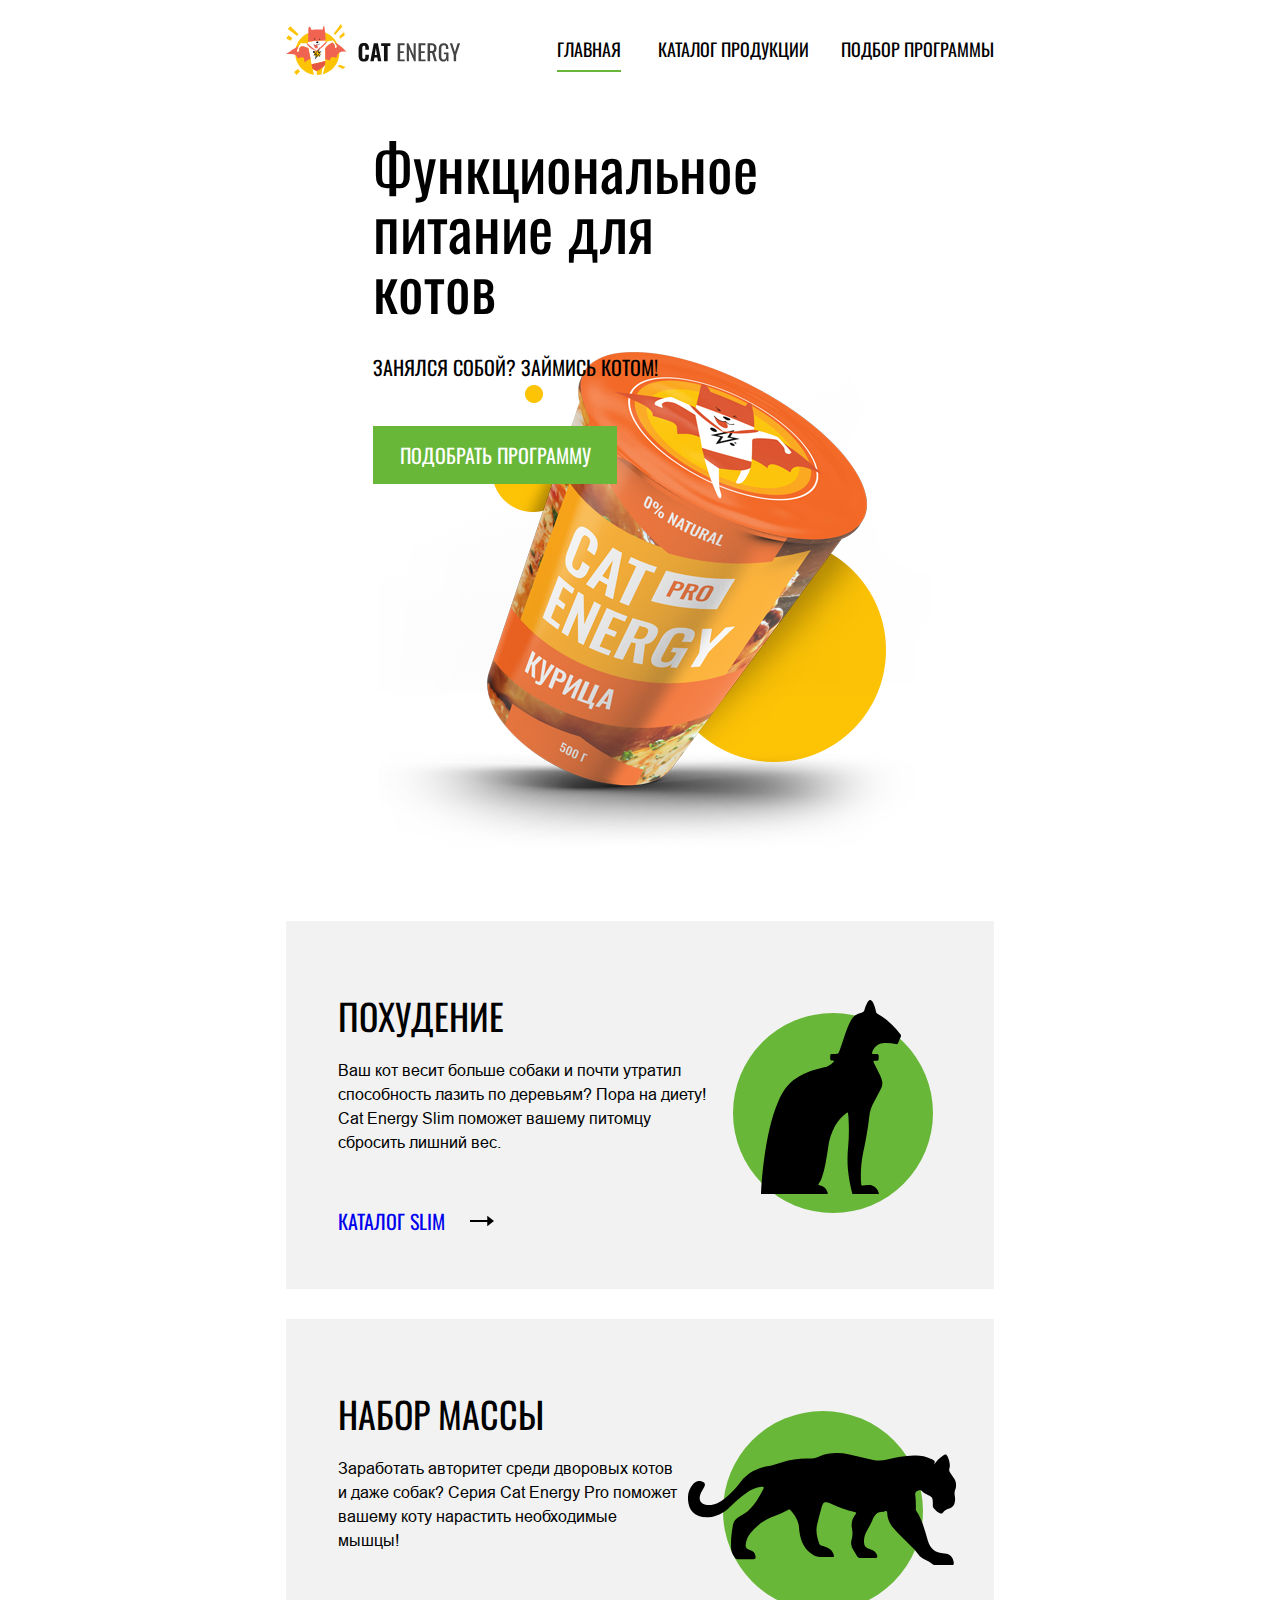
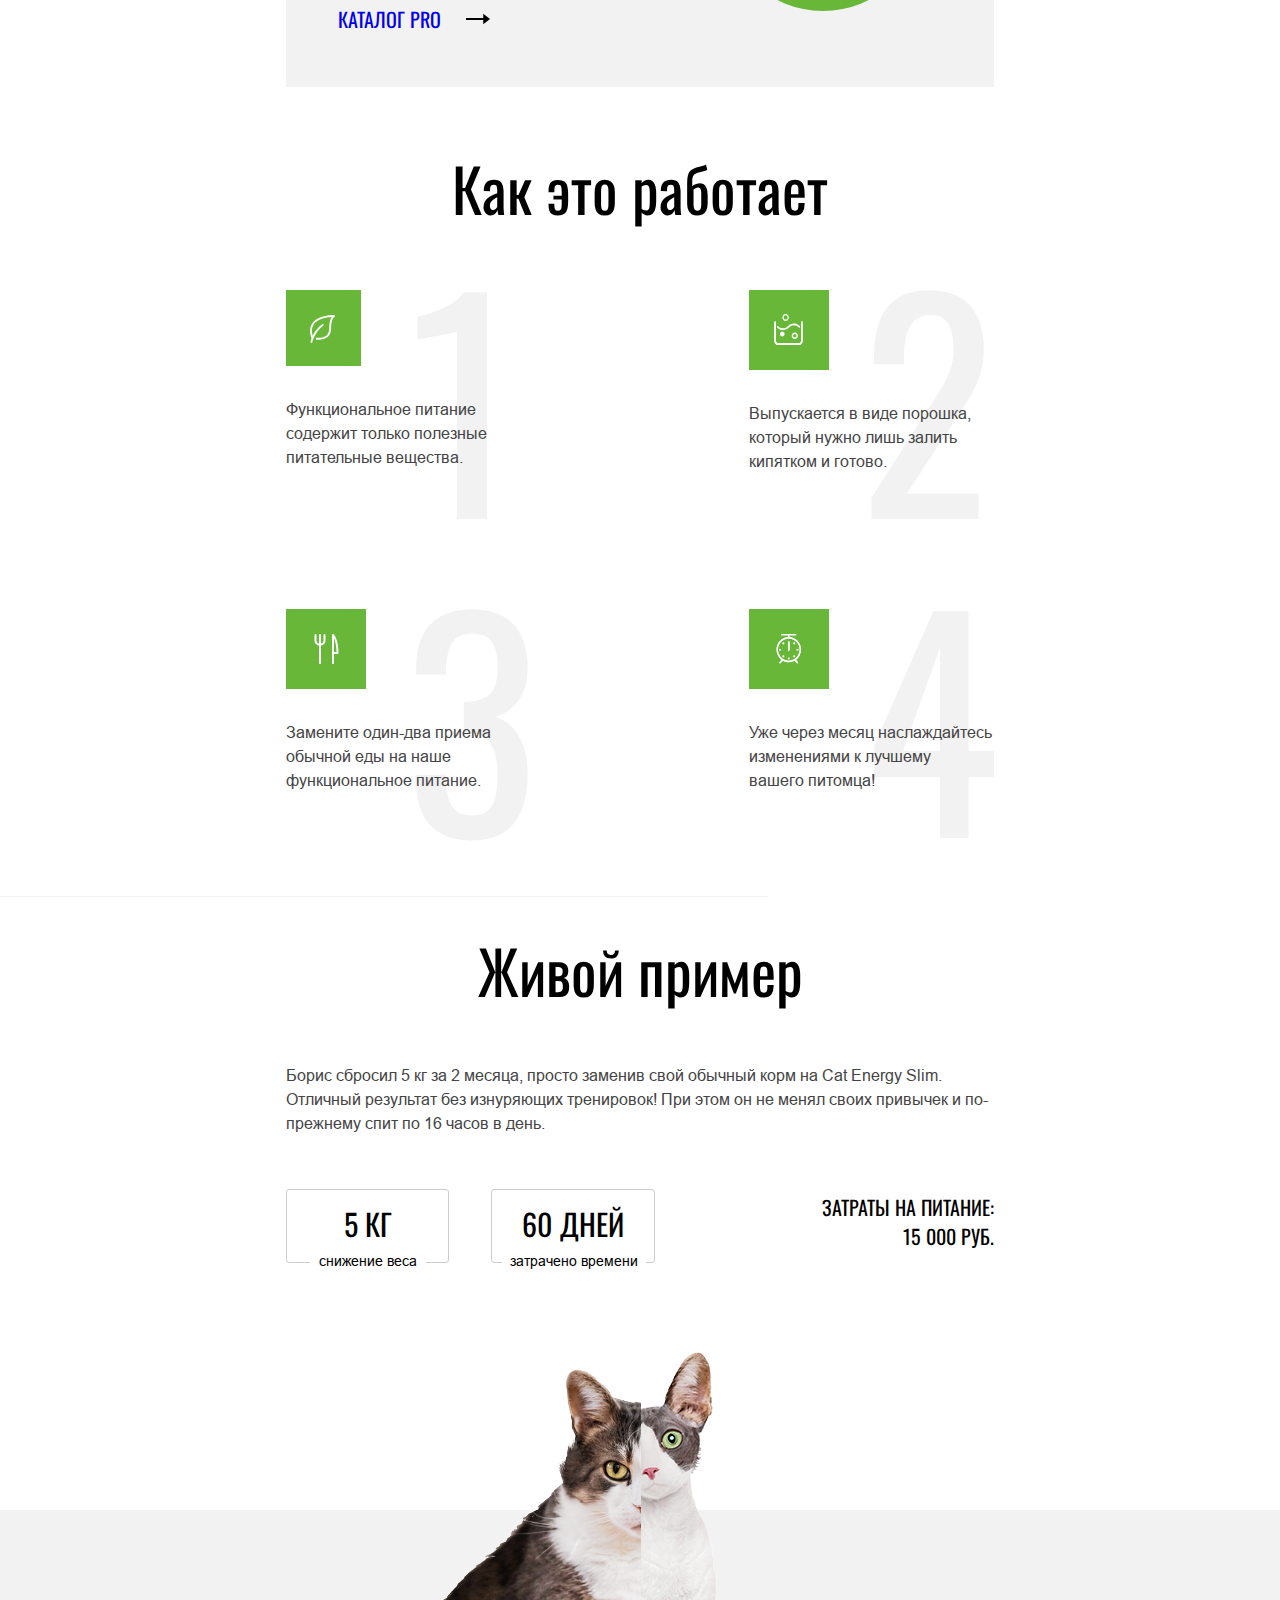
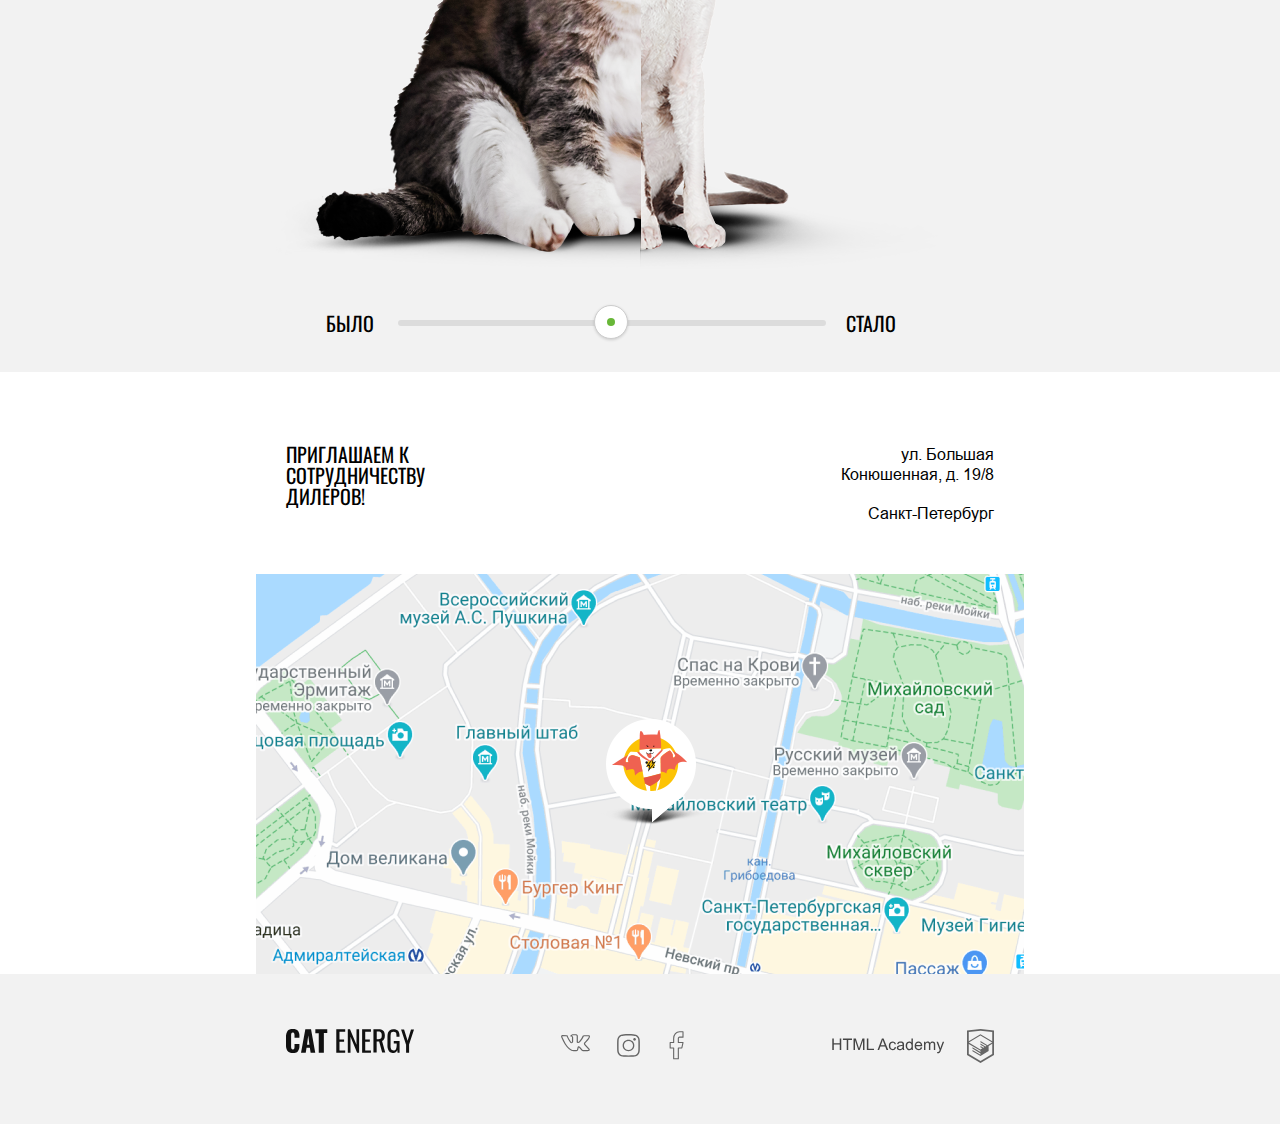
<file: index.html>
<!DOCTYPE html>
<html lang="en">
<head>
    <meta charset="UTF-8">
    <meta name="viewport" content="width=device-width, initial-scale=1.0">
    <title>Document</title>

    <link rel="stylesheet" href="/main.css">

    <link rel="preconnect" href="https://fonts.googleapis.com">
    <link rel="preconnect" href="https://fonts.gstatic.com" crossorigin>
    <link href="https://fonts.googleapis.com/css2?family=Oswald:wght@200..700&display=swap" rel="stylesheet">
</head>
<body>
    <header class="header">
        <div class="container">
            <img src="/img/bg-header.png" alt="#" class="header__bg">
            <img src="/img/box.png" alt="#" class="header__box">
            <div class="header__top">
                <a href="#"><img src="/icons/logo.svg" alt="#" class="logo"><img src="/icons/logo-mob.svg" alt="#" class="logo logo-mob"></a>
                <ul class="header__list">
                    <li><a href="#" class="header__item-main header__item-accent">главная</a></li>
                    <li><a href="#" class="header__item-product">Каталог продукции</a></li>
                    <li><a href="#" class="header__item-program">подбор программы</a></li>
                </ul>
                    <img class="toggle" src="/icons/menu-mob.svg" alt="">
                
            </div>
            <div class="header__bottom">
                <div class="header__info">
                    <div class="header__title">Функциональное
                        питание для котов</div>
                    <div class="header__description">Занялся собой? Займись котом!</div>
                    <button class="header__btn">подобрать программу</button>
                    
                </div>
            </div>
        </div>
        <div class="bac-cat"></div>
    </header>

    <div class="catalog">
        <div class="container">
            <div class="catalog__inner">
                <div class="catalog__block">
                    <div class="catalog__info">
                        <div class="catalog__title">
                            <div class="catalog__circl"></div>
                            <img src="/icons/cat.svg" alt="#" class="catalog__cat">
                            <div class="catalog__title-text">похудение</div>
                        </div>
                        <div class="catalog__description">Ваш кот весит больше собаки и почти утратил способность 
                            лазить по деревьям? Пора на диету! Cat Energy Slim поможет 
                            вашему питомцу сбросить лишний вес.</div>
                        <a href="#"><div class="catalog__go">
                            <div class="catalog__go-text">каталог slim</div>
                            <img src="/icons/arrow.svg" alt="#" class="catalog__arrow">
                        </div></a>
                    </div>
                </div>
                <div class="catalog__block">
                    <div class="catalog__info catalog__info-second">
                        <div class="catalog__title catalog__title-second">
                            <div class="catalog__circl catalog__circl-second"></div>
                            <img src="/icons/puma.svg" alt="#" class="catalog__puma">
                            <div class="catalog__title-text">набор массы</div>
                        </div>
                        <div class="catalog__description catalog__description-second">Заработать авторитет среди дворовых котов и даже собак?
                            Серия Cat Energy Pro поможет вашему коту нарастить 
                            необходимые мышцы!</div>
                        <a href="#"><div class="catalog__go">
                            <div class="catalog__go-text">каталог pro</div>
                            <img src="/icons/arrow.svg" alt="#" class="catalog__arrow">
                        </div></a>
                    </div>
                </div>
            </div>
        </div>
    </div>

    <div class="work">
        <div class="work__line"></div>
        <div class="container">
            <div class="work__inner">
                <div class="work__title">Как это работает</div>
                <div class="work__columns">
                    <div class="work__block">
                        <div class="work__info">
                            <img src="/icons/work-first.svg" alt="#" class="work__img work__img-first">
                            <div class="work__text">Функциональное питание
                                содержит только полезные
                                питательные вещества.</div>
                        </div>
                        <div class="work__number work__number-first">1</div>
                    </div>
                    <div class="work__block">
                        <div class="work__info">
                            <img src="/icons/work-second.svg" alt="#" class="work__img work__img-second">
                            <div class="work__text">Выпускается в виде порошка, 
                                который нужно лишь залить 
                                кипятком и готово.</div>
                        </div>
                        <div class="work__number work__number-second">2</div>
                    </div>
                    <div class="work__block">
                        <div class="work__info">
                            <img src="/icons/work-third.svg" alt="#" class="work__img work__img-third">
                            <div class="work__text">Замените один-два приема 
                                обычной еды на наше 
                                функциональное питание.</div>
                        </div>
                        <div class="work__number work__number-third">3</div>
                    </div>
                    <div class="work__block">
                        <div class="work__info">
                            <img src="/icons/work-forth.svg" alt="#" class="work__img work__img-forth">
                            <div class="work__text">Уже через месяц наслаждайтесь 
                                изменениями к лучшему 
                                <br>вашего питомца!</div>
                        </div>
                        <div class="work__number work__number-forth">4</div>
                    </div>
                </div>
                <div class="work__title work__title-example">Живой пример</div>
            </div>
        </div>
        <div class="work__example">
            <div class="work__example-info">
                <div class="inner-img"></div>
                <div class="container">
                <div class="work__example-text">
                    <div class="work__example-description">Борис сбросил 5 кг за 2 месяца, просто заменив свой 
                        обычный корм на Cat Energy Slim. Отличный результат 
                        без изнуряющих тренировок! При этом он не менял своих 
                        привычек и по-прежнему спит по 16 часов в день. </div>
                    <div class="work__example-term">
                        <div class="work__example-kg">5 КГ</div>
                        <div class="work__example-kg-text">снижение <span>веса</span></div>
                        <div class="work__example-day">60 ДНЕЙ</div>
                        <div class="work__example-day-text">затрачено <span>времени</span></div>
                    </div>
                    <div class="work__example-cost">
                        <div class="work__example-cost-text">Затраты на питание: </div>
                        <div">15 000 РУБ.</div>
                    </div>
                   
                        <img src="/img/before.png" alt="#" class="work__example-before">
                        <img src="/img/after.png" alt="#" class="work__example-after">
                        
                    
                   
                    <div class="work__range-position">
                    <div class="work__range">
                        <div class="work__range-before">было</div>
                        <div class="work__range-move">
                            <div class="work__range-line"></div>
                            <div class="work__range-circl"></div>
                            <div class="work__range-circlbg"></div>
                        </div>
                        <div class="work__range-after">стало</div>
                    </div>
                </div>
                </div>
            </div>
            </div>
        </div>
    </div>

    <div class="address">
        <div class="container">
            <div class="address__inner">
                <div class="address__info">
                    <div class="address__left">приглашаем 
                        к сотрудничеству 
                        дилеров!</div>
                    <div class="address__right">
                        <div class="address__right-street">ул. Большая 
                            Конюшенная, д. 19/8</div>
                        <div class="address__right-city">Санкт-Петербург</div>
                    </div>
                </div>
                <img src="/icons/mark.svg" alt="#" class="address__mark">
            </div>
        </div>
    </div>

    <footer class="footer">
        <div class="container">
            <div class="footer__inner">
                <a href="#"><img src="/icons/logo-footer.svg" alt="#" class="footer__logo"></a>
                <div class="footer__social">
                    <a href="#"><img src="/icons/vk.svg" alt="#" class="footer__vk"></a>
                    <a href="#"><img src="/icons/inst.svg" alt="#" class="footer__inst"></a>
                    <a href="#"><img src="/icons/face.svg" alt="#" class="footer__face"></a>
                </div>
                <a href="#"><img src="/icons/logo-academy.svg" alt="#" class="footer__logo-academy"><img src="/icons/logo-footer-mob.svg" alt="#" class="footer-logo-mob"></a>
            </div>
        </div>
    </footer>
</body>
</html>
</file>
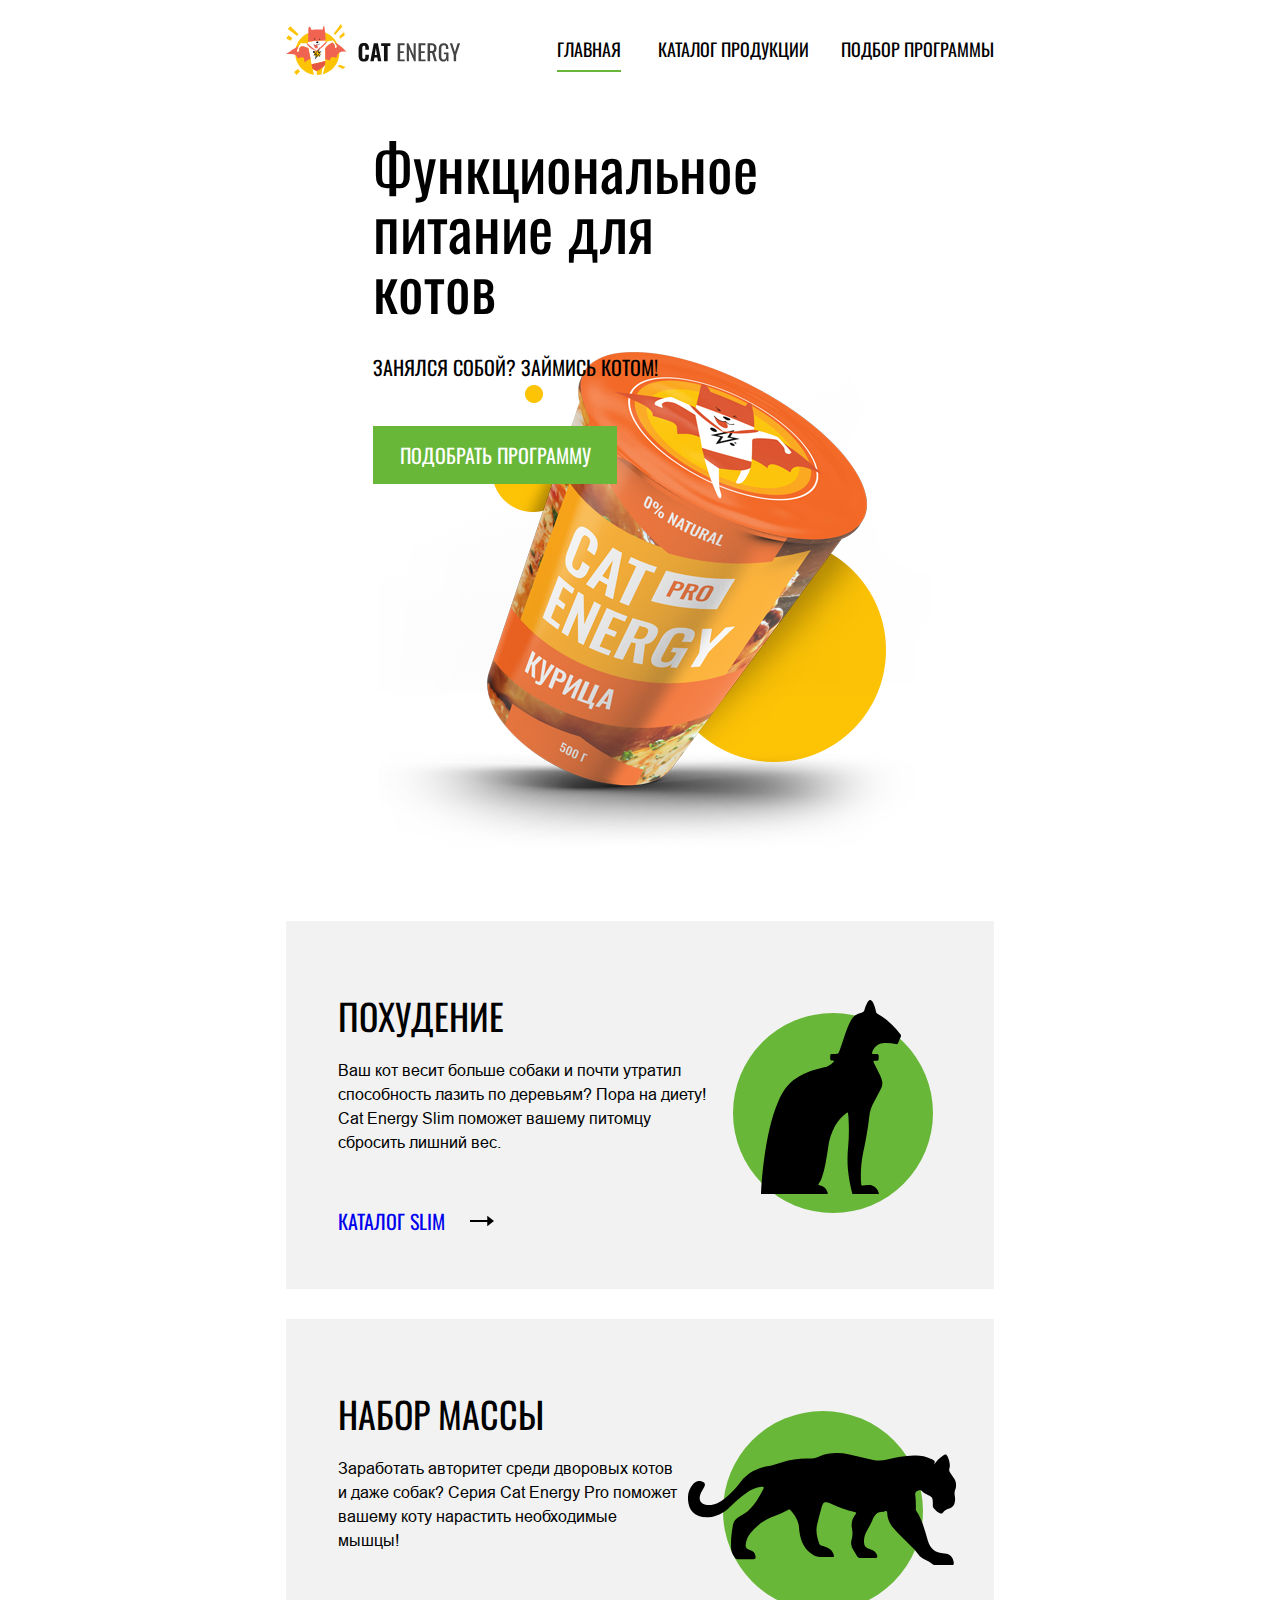
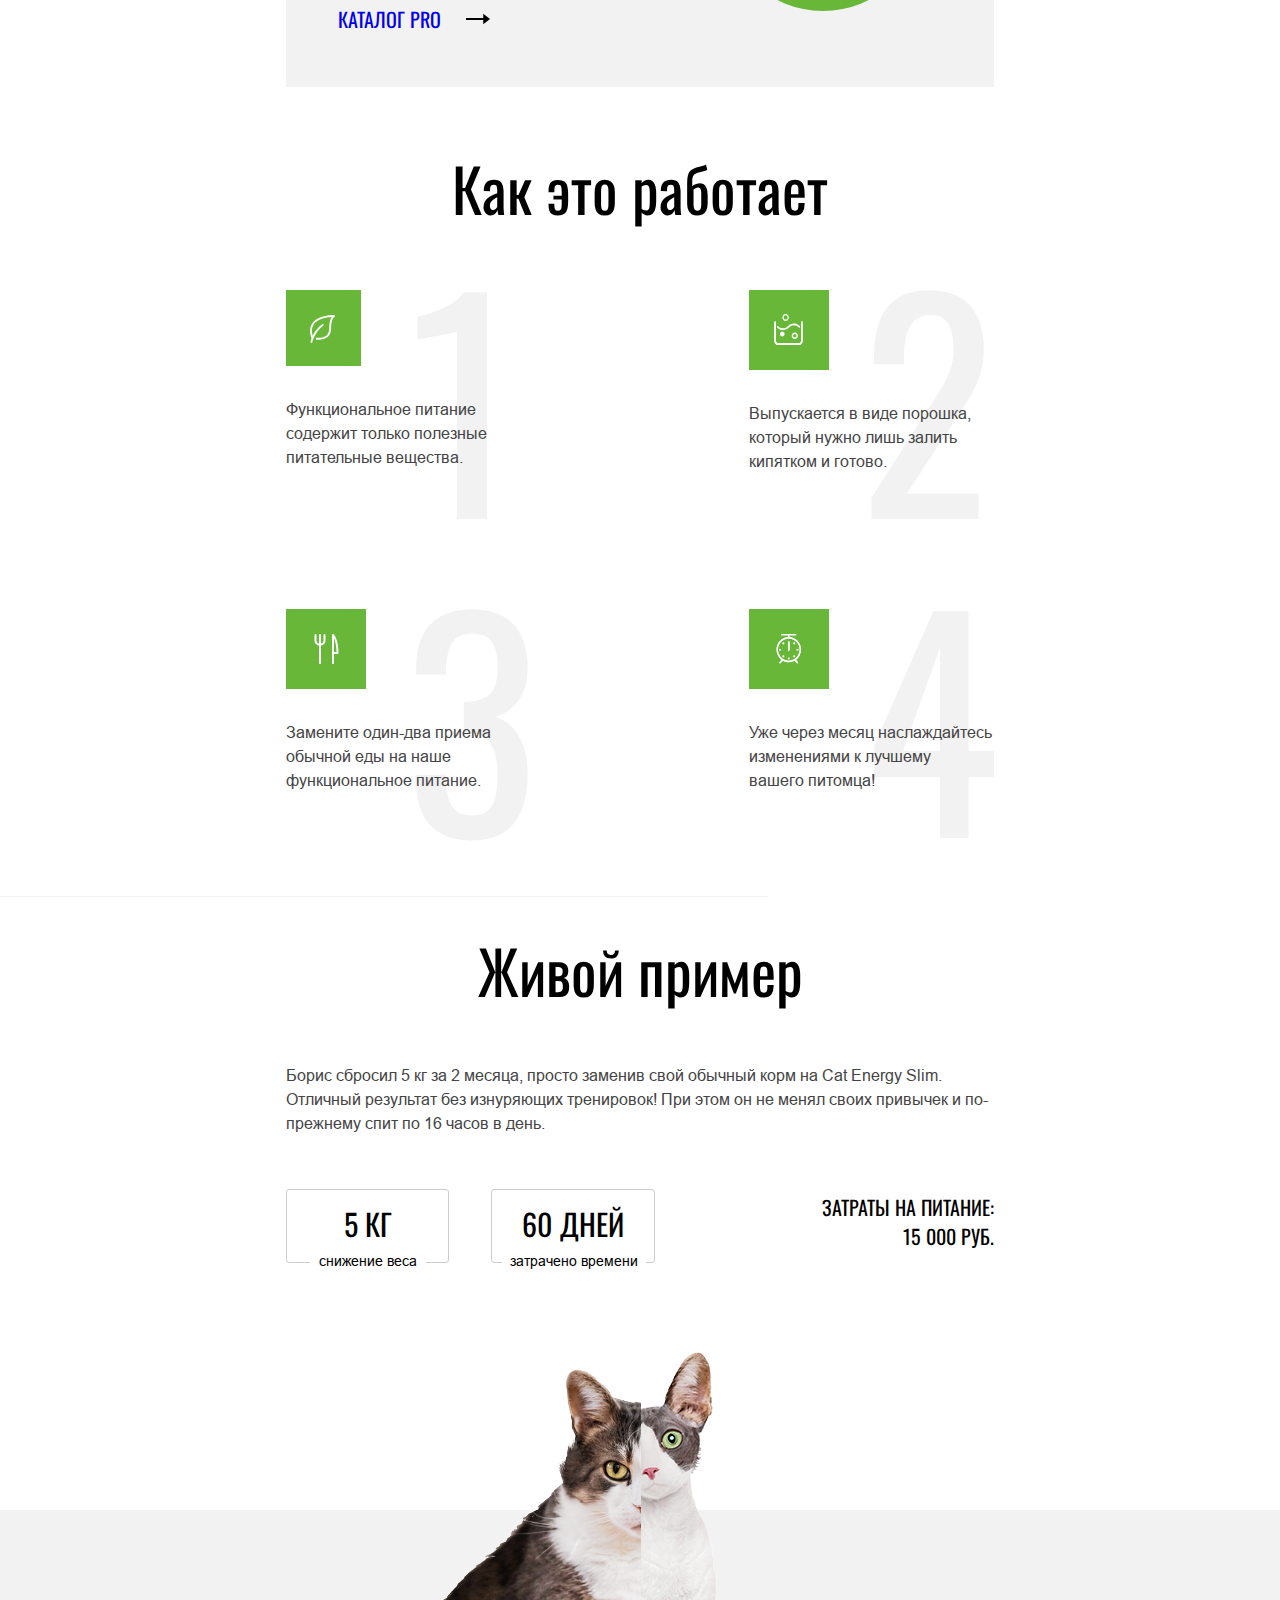
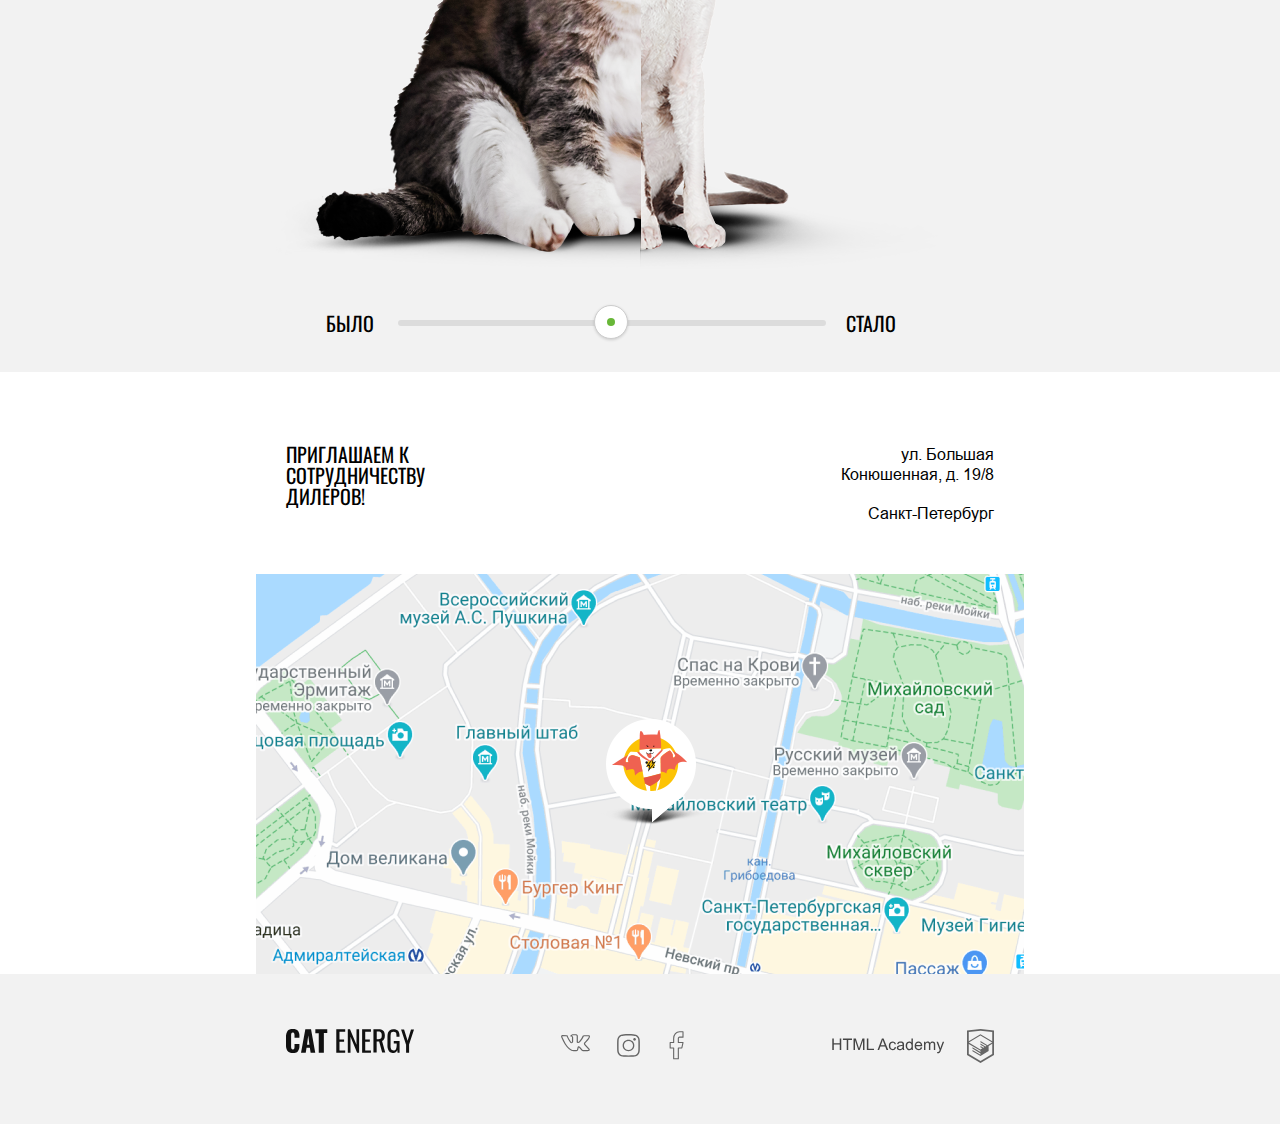
<file: main.html>
<!DOCTYPE html>
<html lang="en">
<head>
    <meta charset="UTF-8">
    <meta name="viewport" content="width=device-width, initial-scale=1.0">
    <title>Document</title>

    <link rel="stylesheet" href="/main.css">

    <link rel="preconnect" href="https://fonts.googleapis.com">
    <link rel="preconnect" href="https://fonts.gstatic.com" crossorigin>
    <link href="https://fonts.googleapis.com/css2?family=Oswald:wght@200..700&display=swap" rel="stylesheet">
</head>
<body>
    <header class="header">
        <div class="container">
            <img src="/img/bg-header.png" alt="#" class="header__bg">
            <img src="/img/box.png" alt="#" class="header__box">
            <div class="header__top">
                <a href="#"><img src="/icons/logo.svg" alt="#" class="logo"><img src="/icons/logo-mob.svg" alt="#" class="logo logo-mob"></a>
                <ul class="header__list">
                    <li><a href="#" class="header__item-main header__item-accent">главная</a></li>
                    <li><a href="#" class="header__item-product">Каталог продукции</a></li>
                    <li><a href="#" class="header__item-program">подбор программы</a></li>
                </ul>
                    <img class="toggle" src="/icons/menu-mob.svg" alt="">
                
            </div>
            <div class="header__bottom">
                <div class="header__info">
                    <div class="header__title">Функциональное
                        питание для котов</div>
                    <div class="header__description">Занялся собой? Займись котом!</div>
                    <button class="header__btn">подобрать программу</button>
                    
                </div>
            </div>
        </div>
        <div class="bac-cat"></div>
    </header>

    <div class="catalog">
        <div class="container">
            <div class="catalog__inner">
                <div class="catalog__block">
                    <div class="catalog__info">
                        <div class="catalog__title">
                            <div class="catalog__circl"></div>
                            <img src="/icons/cat.svg" alt="#" class="catalog__cat">
                            <div class="catalog__title-text">похудение</div>
                        </div>
                        <div class="catalog__description">Ваш кот весит больше собаки и почти утратил способность 
                            лазить по деревьям? Пора на диету! Cat Energy Slim поможет 
                            вашему питомцу сбросить лишний вес.</div>
                        <a href="#"><div class="catalog__go">
                            <div class="catalog__go-text">каталог slim</div>
                            <img src="/icons/arrow.svg" alt="#" class="catalog__arrow">
                        </div></a>
                    </div>
                </div>
                <div class="catalog__block">
                    <div class="catalog__info catalog__info-second">
                        <div class="catalog__title catalog__title-second">
                            <div class="catalog__circl catalog__circl-second"></div>
                            <img src="/icons/puma.svg" alt="#" class="catalog__puma">
                            <div class="catalog__title-text">набор массы</div>
                        </div>
                        <div class="catalog__description catalog__description-second">Заработать авторитет среди дворовых котов и даже собак?
                            Серия Cat Energy Pro поможет вашему коту нарастить 
                            необходимые мышцы!</div>
                        <a href="#"><div class="catalog__go">
                            <div class="catalog__go-text">каталог pro</div>
                            <img src="/icons/arrow.svg" alt="#" class="catalog__arrow">
                        </div></a>
                    </div>
                </div>
            </div>
        </div>
    </div>

    <div class="work">
        <div class="work__line"></div>
        <div class="container">
            <div class="work__inner">
                <div class="work__title">Как это работает</div>
                <div class="work__columns">
                    <div class="work__block">
                        <div class="work__info">
                            <img src="/icons/work-first.svg" alt="#" class="work__img work__img-first">
                            <div class="work__text">Функциональное питание
                                содержит только полезные
                                питательные вещества.</div>
                        </div>
                        <div class="work__number work__number-first">1</div>
                    </div>
                    <div class="work__block">
                        <div class="work__info">
                            <img src="/icons/work-second.svg" alt="#" class="work__img work__img-second">
                            <div class="work__text">Выпускается в виде порошка, 
                                который нужно лишь залить 
                                кипятком и готово.</div>
                        </div>
                        <div class="work__number work__number-second">2</div>
                    </div>
                    <div class="work__block">
                        <div class="work__info">
                            <img src="/icons/work-third.svg" alt="#" class="work__img work__img-third">
                            <div class="work__text">Замените один-два приема 
                                обычной еды на наше 
                                функциональное питание.</div>
                        </div>
                        <div class="work__number work__number-third">3</div>
                    </div>
                    <div class="work__block">
                        <div class="work__info">
                            <img src="/icons/work-forth.svg" alt="#" class="work__img work__img-forth">
                            <div class="work__text">Уже через месяц наслаждайтесь 
                                изменениями к лучшему 
                                <br>вашего питомца!</div>
                        </div>
                        <div class="work__number work__number-forth">4</div>
                    </div>
                </div>
                <div class="work__title work__title-example">Живой пример</div>
            </div>
        </div>
        <div class="work__example">
            <div class="work__example-info">
                <div class="inner-img"></div>
                <div class="container">
                <div class="work__example-text">
                    <div class="work__example-description">Борис сбросил 5 кг за 2 месяца, просто заменив свой 
                        обычный корм на Cat Energy Slim. Отличный результат 
                        без изнуряющих тренировок! При этом он не менял своих 
                        привычек и по-прежнему спит по 16 часов в день. </div>
                    <div class="work__example-term">
                        <div class="work__example-kg">5 КГ</div>
                        <div class="work__example-kg-text">снижение <span>веса</span></div>
                        <div class="work__example-day">60 ДНЕЙ</div>
                        <div class="work__example-day-text">затрачено <span>времени</span></div>
                    </div>
                    <div class="work__example-cost">
                        <div class="work__example-cost-text">Затраты на питание: </div>
                        <div">15 000 РУБ.</div>
                    </div>
                    <img class="catback" src="/img/catbac.webp" alt="">
                        <img src="/img/before.png" alt="#" class="work__example-before">
                        <img src="/img/after.png" alt="#" class="work__example-after">
                        
                    
                   
                    <div class="work__range-position">
                    <div class="work__range">
                        <div class="work__range-before">было</div>
                        <div class="work__range-move">
                            <div class="work__range-line"></div>
                            <div class="work__range-circl"></div>
                            <div class="work__range-circlbg"></div>
                        </div>
                        <div class="work__range-after">стало</div>
                    </div>
                </div>
                </div>
            </div>
            </div>
        </div>
    </div>

    <div class="address">
        <div class="container">
            <div class="address__inner">
                <div class="address__info">
                    <div class="address__left">приглашаем 
                        к сотрудничеству 
                        дилеров!</div>
                    <div class="address__right">
                        <div class="address__right-street">ул. Большая 
                            Конюшенная, д. 19/8</div>
                        <div class="address__right-city">Санкт-Петербург</div>
                    </div>
                </div>
                <img src="/icons/mark.svg" alt="#" class="address__mark">
            </div>
        </div>
    </div>

    <footer class="footer">
        <div class="container">
            <div class="footer__inner">
                <a href="#"><img src="/icons/logo-footer.svg" alt="#" class="footer__logo"></a>
                <div class="footer__social">
                    <a href="#"><img src="/icons/vk.svg" alt="#" class="footer__vk"></a>
                    <a href="#"><img src="/icons/inst.svg" alt="#" class="footer__inst"></a>
                    <a href="#"><img src="/icons/face.svg" alt="#" class="footer__face"></a>
                </div>
                <a href="#"><img src="/icons/logo-academy.svg" alt="#" class="footer__logo-academy"><img src="/icons/logo-footer-mob.svg" alt="#" class="footer-logo-mob"></a>
            </div>
        </div>
    </footer>
</body>
</html>
</file>
<file: main.css>
@font-face {
  font-family: "ArialRegular";
  src: url("../fonts/ArialRegular/ArialRegular.eot");
  src: url("../fonts/ArialRegular/ArialRegular.eot?#iefix") format("embedded-opentype"), url("../fonts/ArialRegular/ArialRegular.woff") format("woff"), url("../fonts/ArialRegular/ArialRegular.ttf") format("truetype");
  font-style: normal;
  font-weight: 400;
}
/* Reset and base styles  */
* {
  padding: 0px;
  margin: 0px;
  border: none;
}

*,
*::before,
*::after {
  box-sizing: border-box;
}

/* Links */
a, a:link, a:visited {
  text-decoration: none;
}

a:hover {
  text-decoration: none;
}

/* Common */
aside, nav, footer, header, section, main {
  display: block;
}

h1, h2, h3, h4, h5, h6, p {
  font-size: inherit;
  font-weight: inherit;
}

ul, ul li {
  list-style: none;
}

img {
  vertical-align: top;
}

img, svg {
  max-width: 100%;
  height: auto;
}

address {
  font-style: normal;
}

/* Form */
input, textarea, button, select {
  font-family: inherit;
  font-size: inherit;
  color: inherit;
  background-color: transparent;
}

input::-ms-clear {
  display: none;
}

button, input[type=submit] {
  display: inline-block;
  box-shadow: none;
  background-color: transparent;
  background: none;
  cursor: pointer;
}

input:focus, input:active,
button:focus, button:active {
  outline: none;
}

button::-moz-focus-inner {
  padding: 0;
  border: 0;
}

label {
  cursor: pointer;
}

legend {
  display: block;
}

.footer-logo-mob {
  display: none;
}

.container {
  width: 1220px;
  margin: 0 auto;
  position: relative;
}

body {
  font-family: "Oswald", sans-serif;
}

.logo-mob {
  display: none;
}

.catback {
  display: none;
}

.toggle {
  display: none;
}

.header {
  position: relative;
}
.header__top {
  display: flex;
  justify-content: space-between;
  padding-top: 53px;
  align-items: center;
}
.header__list {
  display: flex;
  font-size: 20px;
  text-transform: uppercase;
}
.header__item-main {
  color: #FFF;
  margin-right: 37px;
}
.header__item-product {
  color: #FFF;
  margin-right: 32px;
}
.header__item-program {
  color: #FFF;
}
.header__item-accent {
  border-bottom: 2px solid #FFF;
  padding-bottom: 8px;
}
.header__info {
  max-width: 495px;
  padding-left: 80px;
  padding-top: 111px;
}
.header__title {
  font-size: 60px;
  line-height: 60px;
  padding-bottom: 40px;
}
.header__description {
  font-size: 20px;
  line-height: 20px;
  padding-bottom: 52px;
  text-transform: uppercase;
}
.header__btn {
  font-size: 20px;
  color: #FFF;
  width: 244px;
  padding: 14px 0;
  background-color: #68B738;
  text-transform: uppercase;
}
.header__bg {
  position: absolute;
  top: 0;
  right: -110px;
  z-index: -2;
}
.header__box {
  position: absolute;
  top: 143px;
  right: 220px;
  z-index: -1;
}

.catalog {
  margin-top: 263px;
}
.catalog__inner {
  display: flex;
  justify-content: space-between;
}
.catalog__info {
  max-width: 570px;
  padding: 41px 51px 55px 52px;
  background-color: #F2F2F2;
}
.catalog__info-second {
  padding: 67px 61px 55px 33px;
}
.catalog__title {
  display: flex;
  align-items: center;
  -moz-column-gap: 77px;
       column-gap: 77px;
  position: relative;
}
.catalog__title-second {
  -moz-column-gap: 47px;
       column-gap: 47px;
}
.catalog__title-text {
  font-size: 36px;
  line-height: 36px;
  text-transform: uppercase;
}
.catalog__circl {
  width: 100px;
  height: 100px;
  border-radius: 50%;
  background-color: #68B738;
  position: absolute;
  top: 6px;
  left: 0;
}
.catalog__circl-second {
  top: -18px;
  left: 0;
}
.catalog__description {
  font-size: 16px;
  line-height: 24px;
  font-family: "ArialRegular";
  padding-top: 48px;
}
.catalog__description-second {
  padding-top: 63px;
}
.catalog__go {
  display: flex;
  -moz-column-gap: 28px;
       column-gap: 28px;
  padding-top: 27px;
}
.catalog__go-text {
  font-size: 20px;
  text-transform: uppercase;
}
.catalog__cat {
  z-index: 1;
  margin-left: 15px;
}
.catalog__puma {
  z-index: 1;
  margin-left: -19px;
}

.work {
  margin-top: 71px;
}
.work__line {
  display: none;
}
.work__range {
  display: flex;
  align-items: center;
  font-size: 20px;
  text-transform: uppercase;
  position: relative;
}
.work__range-position {
  position: absolute;
  bottom: 0;
  right: -6px;
}
.work__range-move {
  margin: 0 19.5px 0 24px;
}
.work__range-line {
  height: 6px;
  width: 428px;
  background-color: #DCDCDC;
  border-radius: 6px;
}
.work__range-circl {
  width: 8px;
  height: 8px;
  border-radius: 50%;
  background-color: #68B738;
  position: absolute;
  top: 10px;
  left: 281px;
  z-index: 1;
}
.work__range-circlbg {
  width: 34px;
  height: 34px;
  border-radius: 50%;
  background-color: #FFF;
  border: 1px solid #CDCDCD;
  position: absolute;
  top: -3px;
  left: 268px;
  box-shadow: 0 1px 3px rgba(0, 0, 0, 0.16);
}
.work__line {
  height: 1px;
  width: 768px;
  background-color: #F2F2F2;
  position: absolute;
  bottom: 425px;
  left: 0;
}
.work__title {
  font-size: 60px;
  line-height: 60px;
}
.work__title-example {
  margin-top: 105px;
}
.work__columns {
  display: flex;
  justify-content: space-between;
  padding-top: 72px;
}
.work__img {
  background-color: #68B738;
}
.work__img-first {
  padding: 24px 25px;
}
.work__img-second {
  padding: 24px 26px 25px 25px;
}
.work__img-third {
  padding: 25px 27px 25px 28px;
}
.work__img-forth {
  padding: 23px 24px 24px 24px;
}
.work__text {
  font-family: "ArialRegular";
  font-size: 16px;
  line-height: 24px;
  max-width: 245px;
  padding-top: 31px;
  color: #444444;
}
.work__number {
  color: #F2F2F2;
  font-size: 280px;
  line-height: 280px;
  position: absolute;
  z-index: -1;
}
.work__number-first {
  top: -37px;
  right: 16px;
}
.work__number-second {
  top: -37px;
  right: 0;
}
.work__number-third {
  top: -37px;
  right: -8px;
}
.work__number-forth {
  top: -37px;
  right: -4px;
}
.work__block {
  position: relative;
}
.work__example-description {
  font-family: "ArialRegular";
  font-size: 16px;
  line-height: 24px;
  color: #444444;
  max-width: 436px;
  padding-bottom: 69px;
}
.work__example-term {
  display: flex;
  -moz-column-gap: 42px;
       column-gap: 42px;
  font-size: 30px;
  line-height: 37px;
  position: relative;
}
.work__example-kg {
  padding: 15px 56px 20px 57px;
  border: 1px solid #CDCDCD;
  border-radius: 3px;
  text-transform: uppercase;
  white-space: nowrap;
}
.work__example-kg-text {
  font-size: 14px;
  line-height: 14px;
  font-family: "ArialRegular";
  white-space: nowrap;
  padding: 0 9px;
  background-color: #F2F2F2;
  position: absolute;
  bottom: -5px;
  left: 24px;
}
.work__example-day {
  padding: 15px 30px 20px 30px;
  border: 1px solid #CDCDCD;
  border-radius: 3px;
  text-transform: uppercase;
  white-space: nowrap;
}
.work__example-day-text {
  font-size: 14px;
  line-height: 14px;
  font-family: "ArialRegular";
  padding: 0 8px;
  background-color: #F2F2F2;
  position: absolute;
  bottom: -5px;
  left: 216px;
}
.work__example-cost {
  display: flex;
  -moz-column-gap: 64px;
       column-gap: 64px;
  font-size: 20px;
  line-height: 20px;
  text-transform: uppercase;
  padding-top: 55px;
  text-align: right;
}
.work__example-cost-text {
  padding-bottom: 9px;
}
.work__example-info {
  padding: 70px 0 75px 0;
  background: linear-gradient(to right, #F2F2F2 0%, #F2F2F2 73%, #EAEAEA 50%, #EAEAEA 100%);
  max-width: 1440px;
  margin: 0 auto;
  margin-top: 76px;
}
.work__example-before {
  position: absolute;
  top: -246px;
  right: 275px;
  z-index: 1;
}
.work__example-after {
  position: absolute;
  top: -256px;
  right: -53px;
}

.address {
  height: 400px;
  width: 100%;
  background-image: url(/img/map.png);
  background-repeat: no-repeat;
  background-position: center;
}
.address__inner {
  padding: 95px 0 104px 0;
}
.address__info {
  display: flex;
  padding: 62.31px 89px 52.27px 76px;
  background-color: #FFF;
  width: 570px;
  -moz-column-gap: 87px;
       column-gap: 87px;
}
.address__left {
  font-size: 20px;
  line-height: 21px;
  text-transform: uppercase;
  max-width: 163px;
}
.address__right {
  font-family: "ArialRegular";
  font-size: 16px;
  line-height: 20px;
  max-width: 155px;
}
.address__right-street {
  padding-bottom: 19.11px;
}
.address__mark {
  position: absolute;
  top: 132px;
  right: 308px;
}

.footer {
  background-color: #F2F2F2;
}
.footer__inner {
  display: flex;
  justify-content: space-between;
  padding: 57px 0 58px 0;
}
.footer__social {
  display: flex;
  align-items: center;
}
.footer__vk {
  margin-right: 27px;
}
.footer__inst {
  margin-right: 29.17px;
}

.inner-img {
  height: 462px;
  min-width: 100%;
  background-color: #F2F2F2;
  width: 100%;
  bottom: -650px;
  position: absolute;
  display: none;
}

@media (min-width: 768px) and (max-width: 1440px) {
  .header {
    position: relative;
  }
  .header__top {
    padding-top: 24px;
  }
  .header__list {
    font-size: 18px;
    line-height: 24px;
  }
  .header__item-main {
    color: #000;
  }
  .header__item-product {
    color: #000;
  }
  .header__item-program {
    color: #000;
  }
  .header__item-accent {
    border-bottom: 2px solid #68B738;
  }
  .header__info {
    max-width: 503px;
    padding-left: 87px;
    padding-top: 62px;
  }
  .header__description {
    padding-bottom: 49px;
  }
  .header__bg {
    display: none;
  }
  .header__box {
    position: absolute;
    top: 351px;
    right: 94px;
  }
  .container {
    width: 768px;
    padding: 0 30px;
  }
  .logo {
    max-width: 174px;
  }
  .catalog {
    margin-top: 437px;
  }
  .catalog__inner {
    display: block;
  }
  .catalog__info {
    max-width: 708px;
    padding: 77px 51px 53px 52px;
    margin-top: 30px;
  }
  .catalog__info-second {
    padding: 77px 61px 53px 52px;
  }
  .catalog__circl {
    width: 200px;
    height: 200px;
    left: auto;
    top: 15px;
    right: 10px;
  }
  .catalog__circl-second {
    top: 15px;
    right: 10px;
  }
  .catalog__description {
    padding-top: 24px;
    max-width: 377px;
  }
  .catalog__description-second {
    padding-top: 24px;
    max-width: 342px;
  }
  .catalog__go {
    -moz-column-gap: 25px;
         column-gap: 25px;
    padding-top: 52px;
  }
  .catalog__cat {
    position: absolute;
    top: 2px;
    right: 42px;
    width: 140px;
  }
  .catalog__puma {
    position: absolute;
    top: 57px;
    right: -23px;
    width: 268px;
  }
  .work {
    margin-top: 71px;
    position: relative;
  }
  .work__title {
    text-align: center;
  }
  .work__line {
    display: block;
  }
  .work__title-example {
    margin-top: 105px;
    padding-top: 43px;
  }
  .work__range-position {
    position: absolute;
    bottom: -675px;
    left: 70px;
  }
  .work__columns {
    flex-wrap: wrap;
    row-gap: 136px;
  }
  .work__img-first {
    padding: 25px 26px 23px 24px;
  }
  .work__example {
    min-width: 768px;
  }
  .work__example-description {
    max-width: 702px;
    padding-bottom: 54px;
  }
  .work__example-cost {
    display: block;
    padding-top: 0;
    position: absolute;
    bottom: 17px;
    right: 30px;
  }
  .work__example-info {
    padding: 63px 0 59px 0;
    background: #FFF;
    margin-top: 0;
    width: 100%;
  }
  .work__example-before {
    position: absolute;
    top: 283px;
    left: 20px;
  }
  .work__example-after {
    position: absolute;
    top: 275px;
    right: 30px;
  }
  .work__example-kg-text {
    background-color: #FFF;
  }
  .work__example-day-text {
    background-color: #FFF;
  }
  .address {
    padding: 95px 0 104px 0;
    background-image: url(/img/map-tablet.png);
    margin-top: 852px;
    min-width: 768px;
  }
  .address__info {
    margin: 0 auto;
    display: flex;
    justify-content: space-between;
    padding: 62.31px 0 51.27px 0;
    background-color: #FFF;
    width: 768px;
    -moz-column-gap: 0;
         column-gap: 0;
    position: absolute;
    top: -287px;
    left: 0;
  }
  .address__left {
    max-width: 171px;
    padding-left: 30px;
  }
  .address__right {
    max-width: 185px;
    text-align: right;
    padding-right: 30px;
  }
  .address__mark {
    top: 50px;
    right: 310px;
  }
  .footer {
    min-width: 768px;
  }
  .footer__inner {
    padding: 55px 0 61px 0;
  }
  .inner-img {
    display: block;
    width: 768px;
  }
}
@media (max-width: 768px) {
  .catback {
    display: block;
  }
  .container {
    width: 100%;
    min-width: 280px;
    padding: 0 20px;
  }
  .toggle {
    display: block;
  }
  .logo {
    display: none;
  }
  .logo-mob {
    display: block;
  }
  .header {
    z-index: -1;
    background-position: center;
    position: relative;
  }
  .header__top {
    display: flex;
    justify-content: space-between;
    padding-top: 11px;
    padding-bottom: 17px;
    align-items: center;
  }
  .header__list {
    display: none;
  }
  .header .bac-cat {
    content: "";
    position: absolute;
    top: 63px;
    z-index: -3;
    display: block;
    width: 326%;
    height: 305px;
    background-image: url(/img/bg-header.jpg);
    background-size: 326px 305px;
    background-repeat: no-repeat;
  }
  .header__info {
    padding-top: 0px;
    color: #FFF;
    min-width: 280px;
    padding-left: 0px;
    padding-right: 15px;
    text-align: center;
  }
  .header__title {
    font-size: 36px;
    line-height: 36px;
    padding-bottom: 25px;
    text-align: center;
    padding-top: 27px;
  }
  .header__description {
    font-size: 14px;
    line-height: 14px;
    padding-bottom: 292px;
  }
  .header__btn {
    font-size: 14px;
    line-height: 18px;
    color: #FFF;
    width: 280px;
  }
  .header__bg {
    position: absolute;
    top: 0;
    right: 0;
    z-index: -2;
    display: none;
  }
  .header__box {
    position: absolute;
    top: 235px;
    right: 0;
    z-index: -1;
  }
  .catalog {
    margin-top: 2px;
  }
  .catalog__inner {
    padding-left: 0px;
    display: block;
  }
  .catalog__info {
    max-width: 280px;
    padding: 21px 33px 22px 19px;
    background-color: #F2F2F2;
    margin-top: 20px;
  }
  .catalog__info-second {
    padding: 35px 60px 18px 13px;
  }
  .catalog__title {
    white-space: nowrap;
    -moz-column-gap: 26px;
         column-gap: 26px;
  }
  .catalog__title-second {
    -moz-column-gap: 11px;
         column-gap: 11px;
  }
  .catalog__title-text {
    font-size: 24px;
    line-height: 37px;
  }
  .catalog__circl {
    width: 50px;
    height: 50px;
    border-radius: 50%;
    top: 4px;
    left: 6px;
  }
  .catalog__circl-second {
    top: -5px;
    left: -9px;
  }
  .catalog__description {
    font-size: 14px;
    line-height: 18px;
    padding-top: 25px;
    padding-bottom: 23px;
  }
  .catalog__description-second {
    padding-top: 33px;
  }
  .catalog__go {
    -moz-column-gap: 15px;
         column-gap: 15px;
    padding-top: 15px;
    border-top: 1px solid #D9D9D9;
  }
  .catalog__go-text {
    font-size: 16px;
    line-height: 16px;
  }
  .catalog__cat {
    max-width: 36px;
    margin-left: 15px;
  }
  .catalog__puma {
    max-width: 67px;
    margin-left: -19px;
  }
  .work {
    min-width: 320px;
    margin-top: 27px;
  }
  .work__inner {
    position: relative;
  }
  .work__line {
    display: none;
  }
  .work__range {
    font-size: 16px;
    line-height: 20px;
  }
  .work__range-position {
    position: absolute;
    bottom: -45px;
    right: 34px;
  }
  .work__range-move {
    margin: 0 19.5px 0 24px;
  }
  .work__range-line {
    height: 14px;
    width: 84px;
    background-color: #FFF;
    border: 1px solid #CDCDCD;
  }
  .work__range-circl {
    width: 35px;
    height: 6px;
    border-radius: 6px;
    background-color: #68B738;
    position: absolute;
    top: 7px;
    left: 64px;
    z-index: 1;
  }
  .work__range-circlbg {
    display: none;
  }
  .work__title {
    font-size: 36px;
    line-height: 40px;
  }
  .work__title-example {
    margin-top: 0;
    position: absolute;
    bottom: -61px;
  }
  .work__info {
    display: flex;
    -moz-column-gap: 20px;
         column-gap: 20px;
    padding-bottom: 40px;
  }
  .work__columns {
    display: block;
    padding-top: 38px;
  }
  .work__img-first {
    padding: 14px 15px;
    width: 60px;
  }
  .work__img-second {
    padding: 13px 16px 16px 15px;
    max-width: 60px;
  }
  .work__img-third {
    padding: 15px 17px 15px 18px;
    max-width: 60px;
  }
  .work__img-forth {
    padding: 15px 18px 15.66px 17.54px;
    max-width: 60px;
  }
  .work__text {
    font-size: 14px;
    line-height: 18px;
    max-width: 176px;
    padding-top: 0;
  }
  .work__number {
    display: none;
  }
  .work__example-description {
    font-size: 14px;
    line-height: 18px;
    max-width: 279px;
    padding-bottom: 25px;
  }
  .work__example-term {
    display: flex;
    -moz-column-gap: 31px;
         column-gap: 31px;
    font-size: 24px;
    line-height: 24px;
  }
  .work__example-kg {
    padding: 14.47px 42.37px 17.53px 42.63px;
  }
  .work__example-kg-text {
    font-size: 12px;
    line-height: 12px;
    padding: 0 7px 0 7px;
    bottom: -16px;
    left: 29px;
  }
  .work__example-kg-text span {
    text-align: center;
    display: block;
  }
  .work__example-day {
    padding: 13.47px 20.37px 17.53px 21.63px;
  }
  .work__example-day-text {
    font-size: 12px;
    line-height: 12px;
    padding: 0 7px;
    bottom: -15px;
    right: 25px;
    left: auto;
  }
  .work__example-day-text span {
    text-align: center;
    display: block;
  }
  .work__example-cost {
    display: flex;
    justify-content: center;
    -moz-column-gap: 0;
         column-gap: 0;
    font-size: 14px;
    line-height: 20px;
    padding-top: 25px;
    text-align: right;
    margin-top: 20px;
  }
  .work__example-cost-text {
    padding-bottom: 42px;
  }
  .work__example-info {
    padding: 90px 0 80px 0;
    background: #F2F2F2;
    max-width: 1440px;
    margin: 0 auto;
  }
  .work__example-before {
    display: none;
  }
  .work__example-after {
    display: none;
  }
  .address {
    padding: 0 0 0 0;
    background-image: url(/img/map-mobile.png);
    margin-top: 153px;
    min-width: 320px;
    width: 100%;
    height: 360px;
  }
  .address__info {
    justify-content: space-between;
    padding: 28px 0px 27px 20px;
    position: absolute;
    width: 320px;
    top: -116px;
    left: -20px;
    -moz-column-gap: 0px;
         column-gap: 0px;
  }
  .address__left {
    max-width: 123px;
    padding-left: 20px;
    font-size: 16px;
    line-height: 18px;
  }
  .address__right {
    max-width: 140px;
    text-align: left;
    padding-right: 0;
    font-size: 14px;
  }
  .address__right-street {
    padding-bottom: 0;
  }
  .address__mark {
    top: 50px;
    right: 310px;
  }
  .footer {
    min-width: 320px;
    text-align: center;
  }
  .footer .footer-logo-mob {
    display: block;
    padding: 22px 0;
  }
  .footer .footer__logo-academy {
    display: none;
  }
  .footer__logo {
    max-width: 128px;
    padding-bottom: 32px;
  }
  .footer__inner {
    display: block;
    padding: 39px 0 0 0;
  }
  .footer__social {
    padding-top: 20px;
    padding-bottom: 21px;
    display: flex;
    justify-content: center;
    align-items: center;
    border-top: 1px solid #D9D9D9;
    border-bottom: 1px solid #D9D9D9;
  }
  .footer__vk {
    max-width: 23px;
    margin-right: 36px;
  }
  .footer__inst {
    max-width: 16px;
    margin-right: 39.42px;
  }
  .footer__face {
    max-width: 11px;
  }
  .footer__logo-academy {
    padding-top: 22px;
  }
}/*# sourceMappingURL=main.css.map */
</file>
